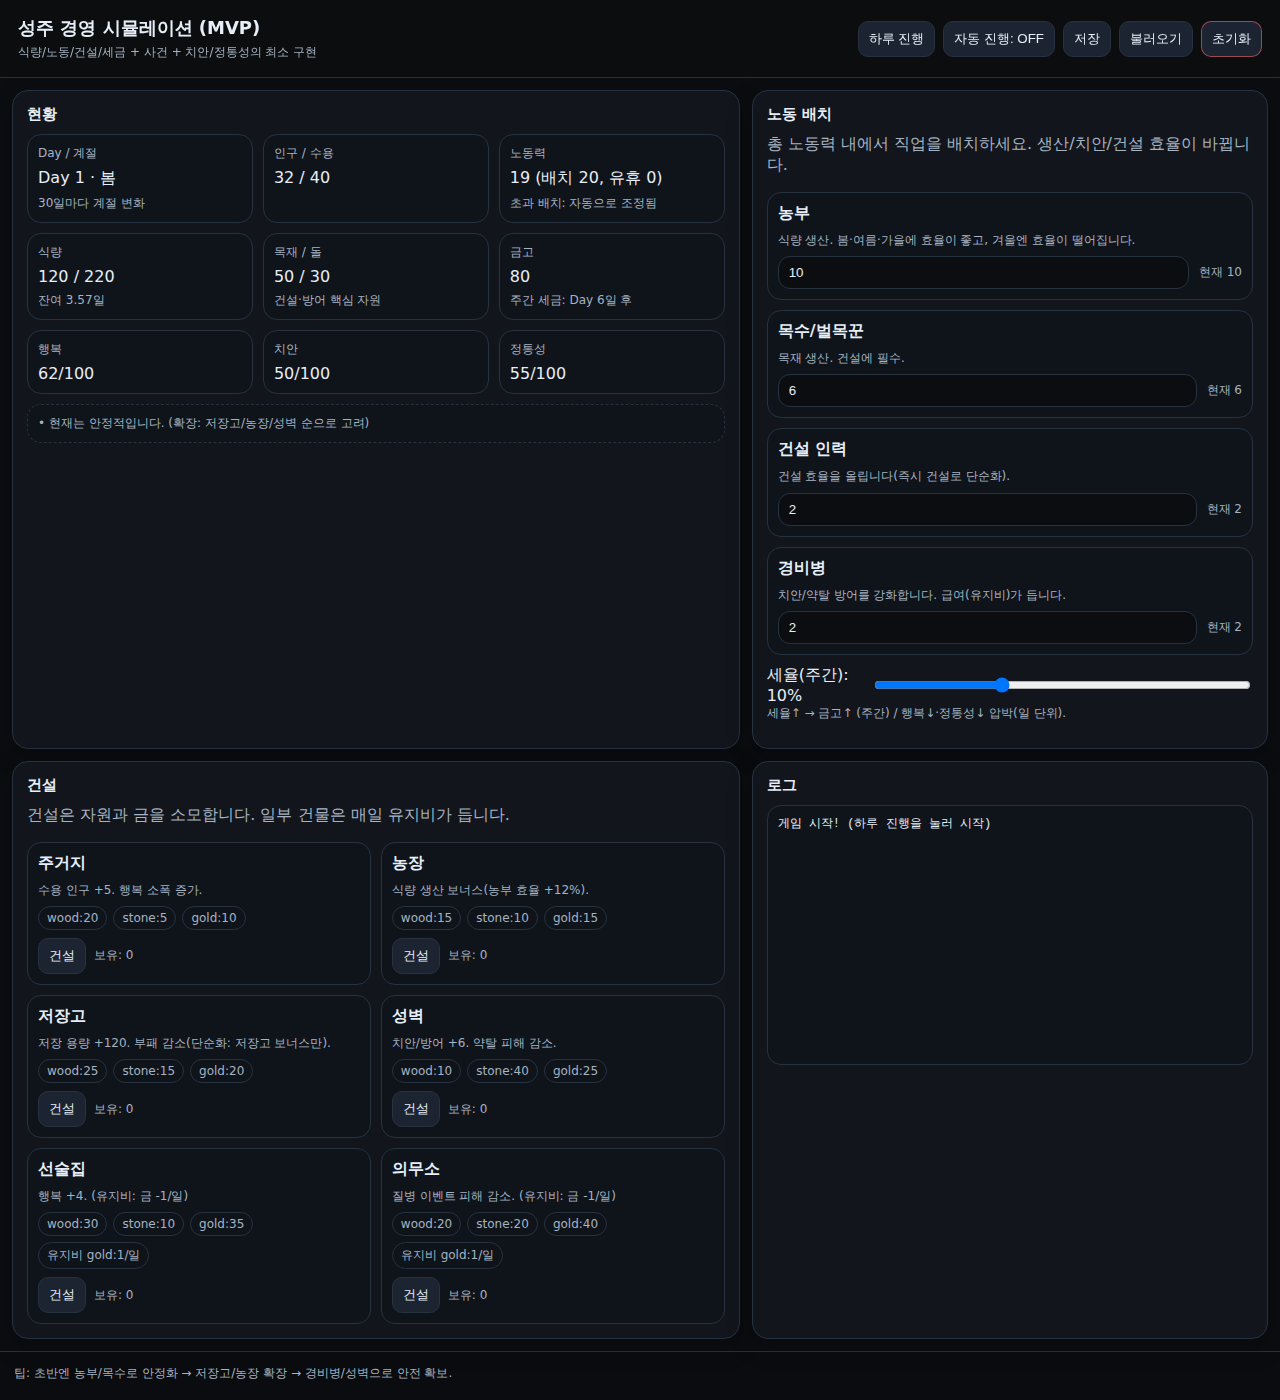
<file: index.html>
<!doctype html>
<html lang="ko">
<head>
  <meta charset="utf-8" />
  <meta name="viewport" content="width=device-width, initial-scale=1" />
  <title>성주 경영 시뮬레이션 MVP</title>
  <link rel="stylesheet" href="./style.css" />
</head>
<body>
  <header class="topbar">
    <div class="title">
      <h1>성주 경영 시뮬레이션 (MVP)</h1>
      <p class="subtitle">식량/노동/건설/세금 + 사건 + 치안/정통성의 최소 구현</p>
    </div>
    <div class="controls">
      <button id="btnTick">하루 진행</button>
      <button id="btnAuto">자동 진행: OFF</button>
      <button id="btnSave">저장</button>
      <button id="btnLoad">불러오기</button>
      <button id="btnReset" class="danger">초기화</button>
    </div>
  </header>

  <main class="layout">
    <section class="card span-7">
      <h2>현황</h2>
      <div class="grid stats" id="stats"></div>
      <div class="hint" id="hints"></div>
    </section>

    <section class="card span-5">
      <h2>노동 배치</h2>
      <p class="muted">총 노동력 내에서 직업을 배치하세요. 생산/치안/건설 효율이 바뀝니다.</p>
      <div class="grid" id="jobs"></div>

      <div class="row">
        <label>세율(주간): <span id="taxLabel"></span></label>
        <input id="taxRate" type="range" min="0" max="30" step="1" />
      </div>
      <p class="muted small">세율↑ → 금고↑ (주간) / 행복↓·정통성↓ 압박(일 단위).</p>
    </section>

    <section class="card span-7">
      <h2>건설</h2>
      <p class="muted">건설은 자원과 금을 소모합니다. 일부 건물은 매일 유지비가 듭니다.</p>
      <div class="grid buildings" id="buildings"></div>
    </section>

    <section class="card span-5">
      <h2>로그</h2>
      <div id="log" class="log"></div>
    </section>
  </main>

  <div id="modal" class="modal hidden" role="dialog" aria-modal="true">
    <div class="modal-inner">
      <h3 id="modalTitle"></h3>
      <p id="modalBody"></p>
      <div id="modalChoices" class="choices"></div>
    </div>
  </div>

  <footer class="footer">
    <span class="muted small">팁: 초반엔 농부/목수로 안정화 → 저장고/농장 확장 → 경비병/성벽으로 안전 확보.</span>
  </footer>

  <script src="./game.js"></script>
</body>
</html>
</file>
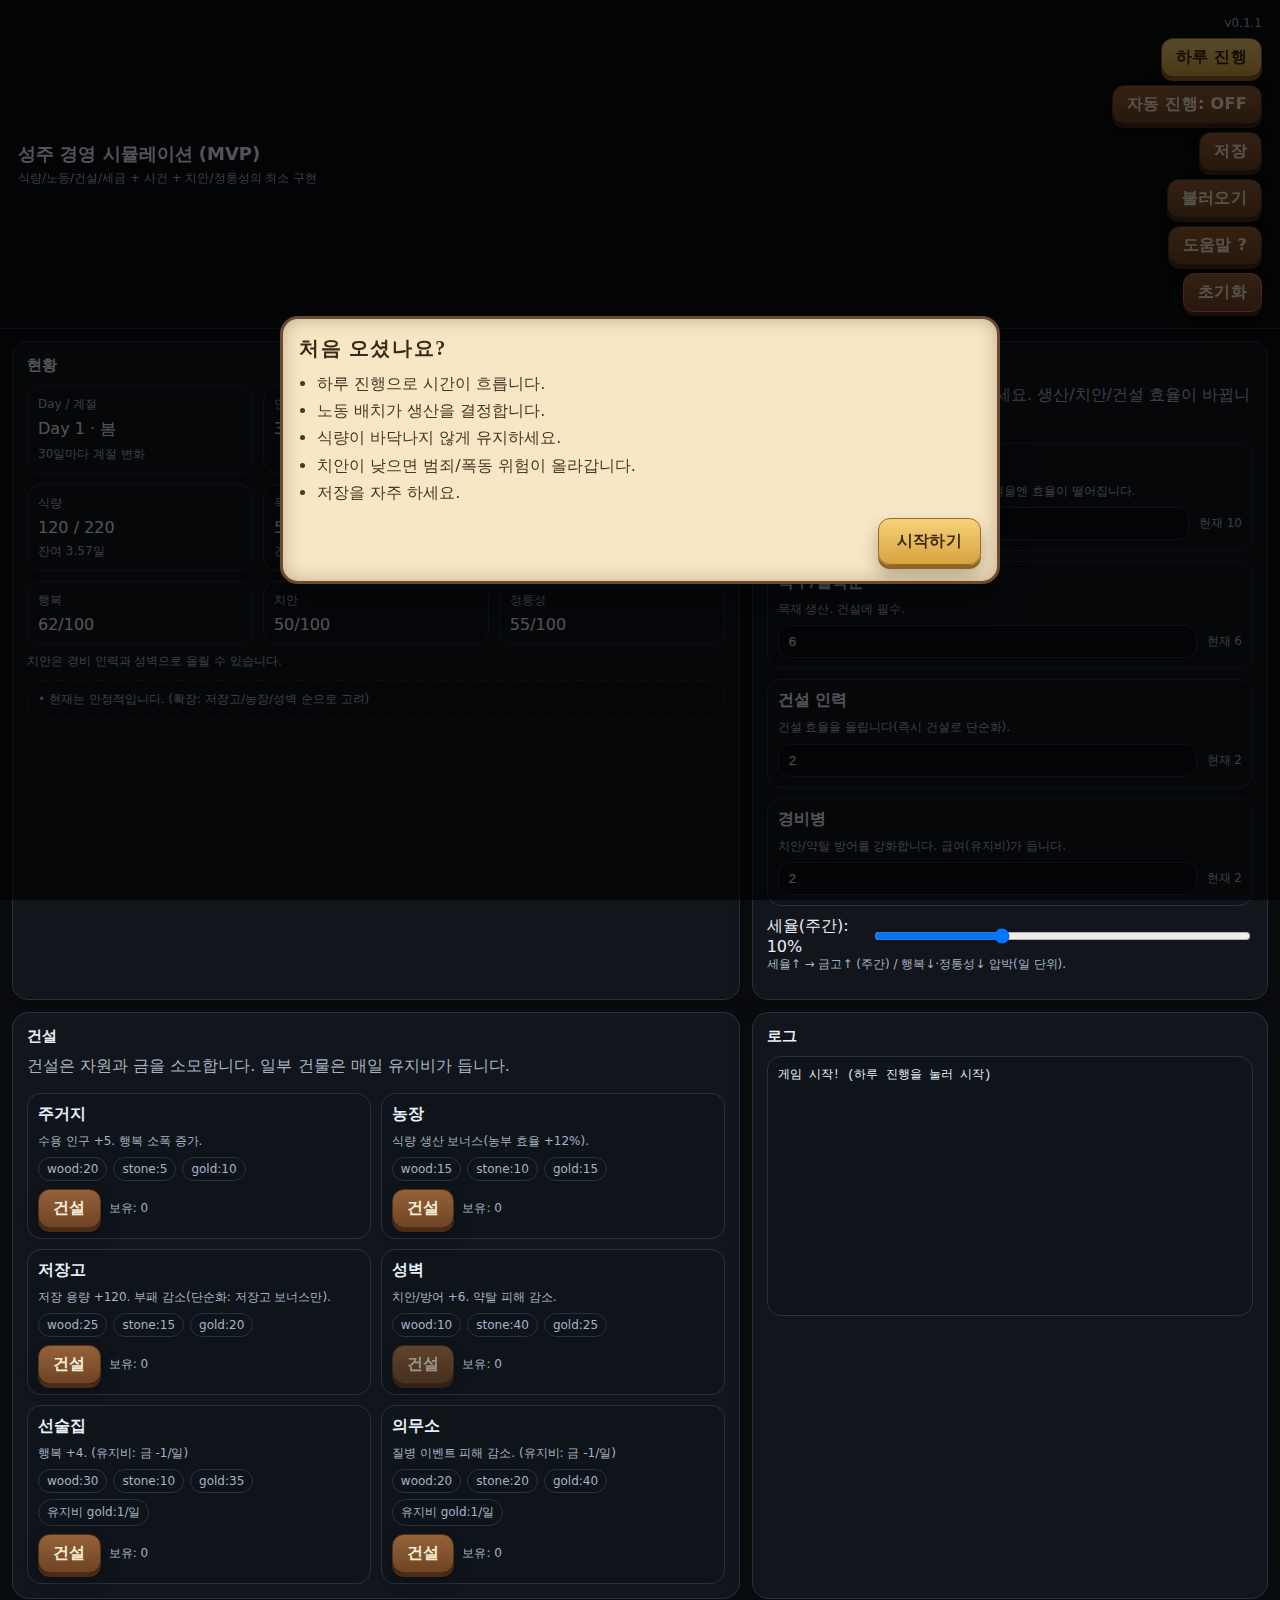
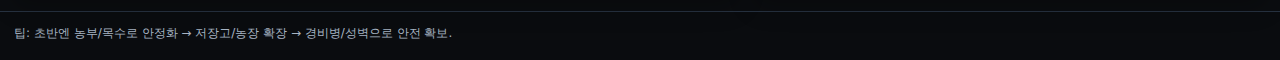
<file: docs/index.html>
<!doctype html>
<html lang="ko">
<head>
  <meta charset="utf-8" />
  <meta name="viewport" content="width=device-width, initial-scale=1" />
  <title>성주 경영 시뮬레이션 MVP</title>
  <link rel="stylesheet" href="./style.css" />
</head>
<body>
  <header class="topbar">
    <div class="title">
      <h1>성주 경영 시뮬레이션 (MVP)</h1>
      <p class="subtitle">식량/노동/건설/세금 + 사건 + 치안/정통성의 최소 구현</p>
    </div>
    <div class="topbar-right">
      <div class="version">v0.1.1</div>
      <div class="controls">
        <button id="btnTick" class="btn btn-primary">하루 진행</button>
        <button id="btnAuto" class="btn btn-secondary">자동 진행: OFF</button>
        <button id="btnSave" class="btn btn-secondary">저장</button>
        <button id="btnLoad" class="btn btn-secondary">불러오기</button>
        <button id="btnHelp" class="btn btn-secondary">도움말 ?</button>
        <button id="btnReset" class="btn btn-secondary danger">초기화</button>
      </div>
    </div>
  </header>

  <main class="layout">
    <section class="card span-7">
      <h2>현황</h2>
      <div class="grid stats" id="stats"></div>
      <div class="security-alert muted" id="securityAlert"></div>
      <div class="security-help muted small">치안은 경비 인력과 성벽으로 올릴 수 있습니다.</div>
      <div class="hint" id="hints"></div>
    </section>

    <section class="card span-5">
      <h2>노동 배치</h2>
      <p class="muted">총 노동력 내에서 직업을 배치하세요. 생산/치안/건설 효율이 바뀝니다.</p>
      <div class="grid" id="jobs"></div>

      <div class="row">
        <label>세율(주간): <span id="taxLabel"></span></label>
        <input id="taxRate" type="range" min="0" max="30" step="1" />
      </div>
      <p class="muted small">세율↑ → 금고↑ (주간) / 행복↓·정통성↓ 압박(일 단위).</p>
    </section>

    <section class="card span-7">
      <h2>건설</h2>
      <p class="muted">건설은 자원과 금을 소모합니다. 일부 건물은 매일 유지비가 듭니다.</p>
      <div class="grid buildings" id="buildings"></div>
    </section>

    <section class="card span-5">
      <h2>로그</h2>
      <div id="log" class="log"></div>
    </section>
  </main>

  <div id="modal" class="modal hidden" role="dialog" aria-modal="true">
    <div class="modal-inner">
      <h3 id="modalTitle"></h3>
      <p id="modalBody"></p>
      <div id="modalChoices" class="choices"></div>
    </div>
  </div>

  <div id="helpModal" class="modal modal--parchment hidden" role="dialog" aria-modal="true" aria-labelledby="helpTitle">
    <div class="modal-inner">
      <h3 id="helpTitle">도움말 / How to Play</h3>
      <div class="modal-body help-content">
        <p class="help-title">도움말 / How to Play</p>
        <div class="help-section">
          <p class="help-heading">A. 30초 요약</p>
          <ul>
            <li>당신은 성주입니다. 식량·노동·건설·세금을 운영해 마을을 성장시키세요.</li>
            <li>매일(하루 진행) 자원이 변하고 사건이 발생할 수 있습니다.</li>
            <li>치안이 낮으면 범죄, 더 나쁘면 폭동으로 이어질 수 있어요.</li>
          </ul>
        </div>
        <div class="help-section">
          <p class="help-heading">B. 기본 조작</p>
          <ul>
            <li>하루 진행: 하루를 넘깁니다(자원 생산/소비, 상태 변화, 사건 체크).</li>
            <li>자동 진행: 일정 간격으로 하루 진행을 자동 반복합니다.</li>
            <li>저장/불러오기: 현재 상태를 브라우저에 저장/복구합니다.</li>
            <li>초기화: 새 게임 시작(저장과 별개일 수 있으니 문구로 경고 추천).</li>
          </ul>
        </div>
        <div class="help-section">
          <p class="help-heading">C. 핵심 지표 설명</p>
          <ul>
            <li>노동력: 일할 수 있는 사람 수. 각 작업(농부/벌목/건설/경비)에 배치.</li>
            <li>식량: 매일 소비됩니다. 0에 가까워지면 행복/인구에 악영향.</li>
            <li>목재/돌: 건설 재료. 성벽·주거·시설 건설에 필요.</li>
            <li>금고(골드): 세금/거래/선택지 비용에 사용.</li>
            <li>행복: 낮으면 생산/안정에 악영향, 폭동 위험도 증가.</li>
            <li>치안: 낮으면 범죄가 늘고, 매우 낮으면 폭동 위험. 경비 인력과 성벽으로 올릴 수 있음.</li>
            <li>정통성: 통치에 대한 신뢰. 낮으면 사건에서 불리한 결과가 나기 쉬움.</li>
          </ul>
        </div>
        <div class="help-section">
          <p class="help-heading">D. 노동 배치 팁</p>
          <ul>
            <li>농부: 식량 기반. 초반에 최소한 확보.</li>
            <li>경비: 치안 유지. 경비가 너무 적으면 범죄가 자주 발생할 수 있음.</li>
            <li>건설: 건물을 빨리 올리고 싶을 때 집중 배치.</li>
            <li>벌목: 목재 수급이 막히면 중장기 확장 불가.</li>
          </ul>
        </div>
        <div class="help-section">
          <p class="help-heading">E. 건설 우선순위(초보 추천 루트)</p>
          <ul>
            <li>1) 농장/식량 관련(식량 적자 방지)</li>
            <li>2) 주거(인구/노동 확장 기반)</li>
            <li>3) 저장고(최대 보유량 증가)</li>
            <li>4) 성벽/치안 시설(범죄/폭동 억제)</li>
            <li>5) 선술집/의무소(행복/재난 완화)</li>
          </ul>
        </div>
        <div class="help-section">
          <p class="help-heading">F. 세금과 사건</p>
          <ul>
            <li>세금↑: 금은 늘지만 행복/정통성에 부담이 될 수 있습니다.</li>
            <li>사건(약탈/가뭄/상단/전염병 등)은 선택에 따라 자원/지표가 변합니다.</li>
            <li>장기적으로는 안정(치안/행복/정통성)이 곧 성장의 연료입니다.</li>
          </ul>
        </div>
        <div class="help-section">
          <p class="help-heading">G. 치안→범죄→폭동(중요)</p>
          <ul>
            <li>치안이 낮으면 범죄 확률 상승: 금 손실 + (행복/정통성) 손실이 발생할 수 있습니다.</li>
            <li>치안/행복이 매우 낮은 상태가 누적되면 폭동 위험:
              <ul>
                <li>강경 진압(치안↑, 정통성↓, 인구↓ 가능)</li>
                <li>구휼/보상(금/식량↓, 행복↑, 정통성↑)</li>
                <li>방치(즉시 비용 없음, 대신 이후 위험↑)</li>
              </ul>
            </li>
          </ul>
        </div>
        <div class="help-section">
          <p class="help-heading">H. 저장 관련 안내</p>
          <ul>
            <li>저장은 각자 기기/브라우저에 개별 저장됩니다(서로 공유되지 않음).</li>
            <li>다른 기기에서 이어하려면 별도 기능이 필요합니다(추후 업데이트).</li>
          </ul>
        </div>
      </div>
      <div class="modal-actions">
        <button id="helpClose" class="btn btn-secondary btn-large">닫기</button>
      </div>
    </div>
  </div>

  <div id="tutorialModal" class="modal modal--parchment hidden" role="dialog" aria-modal="true" aria-labelledby="tutorialTitle">
    <div class="modal-inner">
      <h3 id="tutorialTitle">처음 오셨나요?</h3>
      <div class="modal-body tutorial-content">
        <ul>
          <li>하루 진행으로 시간이 흐릅니다.</li>
          <li>노동 배치가 생산을 결정합니다.</li>
          <li>식량이 바닥나지 않게 유지하세요.</li>
          <li>치안이 낮으면 범죄/폭동 위험이 올라갑니다.</li>
          <li>저장을 자주 하세요.</li>
        </ul>
      </div>
      <div class="modal-actions">
        <button id="tutorialStart" class="btn btn-primary btn-large">시작하기</button>
      </div>
    </div>
  </div>

  <footer class="footer">
    <span class="muted small">팁: 초반엔 농부/목수로 안정화 → 저장고/농장 확장 → 경비병/성벽으로 안전 확보.</span>
  </footer>

  <script src="./game.js"></script>
</body>
</html>
</file>
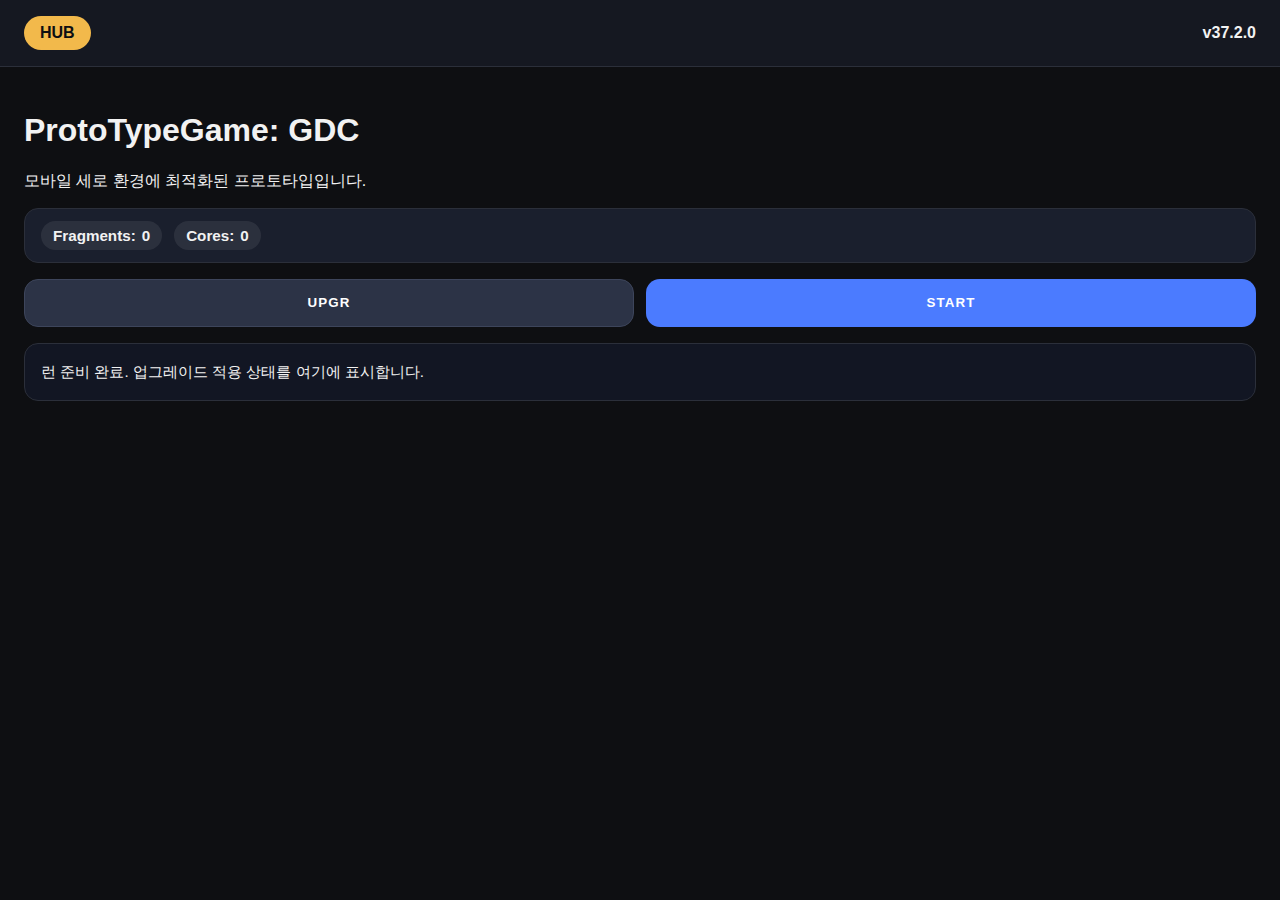
<file: docs/gdc/index.html>
<!doctype html>
<html lang="ko">
<head>
  <meta charset="utf-8" />
  <meta name="viewport" content="width=device-width, initial-scale=1" />
  <title>GDC ProtoTypeGame</title>
  <style>
    body {
      font-family: "Noto Sans KR", sans-serif;
      margin: 0;
      background: #0e0f12;
      color: #f2f2f2;
    }

    .topbar {
      display: flex;
      justify-content: space-between;
      align-items: center;
      padding: 16px 24px;
      background: #151821;
      border-bottom: 1px solid #2b2f3a;
    }

    .hub {
      color: #0e0f12;
      background: #f2b94b;
      padding: 8px 16px;
      border-radius: 999px;
      text-decoration: none;
      font-weight: 700;
    }

    .version {
      font-weight: 600;
    }

    .content {
      padding: 24px;
    }

    .lobby {
      display: flex;
      flex-direction: column;
      gap: 16px;
      margin-top: 16px;
    }

    .resource-bar {
      display: flex;
      flex-wrap: wrap;
      gap: 12px;
      padding: 12px 16px;
      background: #1a1f2d;
      border-radius: 14px;
      border: 1px solid #2b2f3a;
    }

    .resource-pill {
      display: inline-flex;
      align-items: center;
      gap: 6px;
      padding: 6px 12px;
      border-radius: 999px;
      background: rgba(255, 255, 255, 0.08);
      font-weight: 600;
      font-size: 0.95rem;
    }

    .lobby-actions {
      display: grid;
      grid-template-columns: repeat(auto-fit, minmax(140px, 1fr));
      gap: 12px;
    }

    .action-btn {
      min-height: 48px;
      padding: 12px 18px;
      border-radius: 14px;
      border: none;
      background: #4b7bff;
      color: #fff;
      font-weight: 700;
      letter-spacing: 0.08em;
      cursor: pointer;
    }

    .action-btn.secondary {
      background: #2c3346;
      border: 1px solid #3d455b;
    }

    .action-btn:disabled {
      opacity: 0.55;
      cursor: not-allowed;
    }

    .run-stats {
      padding: 16px;
      border-radius: 14px;
      background: #121623;
      border: 1px solid #2b2f3a;
      font-size: 0.95rem;
      line-height: 1.6;
    }

    .dev-panel {
      margin-top: 16px;
      padding: 16px;
      border-radius: 14px;
      border: 1px dashed #3d455b;
      background: rgba(26, 33, 51, 0.7);
      display: flex;
      flex-direction: column;
      gap: 12px;
    }

    .dev-panel.hidden {
      display: none;
    }

    .dev-actions {
      display: grid;
      grid-template-columns: repeat(auto-fit, minmax(140px, 1fr));
      gap: 12px;
    }

    .dev-btn {
      min-height: 48px;
      border-radius: 14px;
      border: 1px solid #3d455b;
      background: #2c3346;
      color: #fff;
      font-weight: 700;
      letter-spacing: 0.06em;
      cursor: pointer;
      pointer-events: auto;
    }

    .modal-overlay {
      position: fixed;
      inset: 0;
      z-index: 1100;
      display: flex;
      align-items: center;
      justify-content: center;
      padding: 16px;
    }

    .modal-overlay.hidden {
      display: none;
    }

    .modal-backdrop {
      position: absolute;
      inset: 0;
      background: rgba(7, 9, 14, 0.75);
    }

    .modal-card {
      position: relative;
      width: min(560px, 100%);
      max-height: 85vh;
      background: #141824;
      border-radius: 18px;
      padding: 20px 18px calc(18px + env(safe-area-inset-bottom));
      border: 1px solid #2b2f3a;
      box-shadow: 0 20px 40px rgba(0, 0, 0, 0.4);
      display: flex;
      flex-direction: column;
      gap: 16px;
      z-index: 1;
    }

    .modal-header {
      display: flex;
      justify-content: space-between;
      align-items: center;
      gap: 12px;
    }

    .modal-title {
      font-size: 1.2rem;
      letter-spacing: 0.14em;
      font-weight: 800;
    }

    .close-btn {
      min-width: 44px;
      min-height: 44px;
      border-radius: 12px;
      border: none;
      background: rgba(255, 255, 255, 0.08);
      color: #fff;
      font-size: 1.2rem;
      font-weight: 700;
      cursor: pointer;
    }

    .modal-body {
      overflow: hidden;
      display: flex;
      flex-direction: column;
      gap: 12px;
    }

    .modal-scroll {
      overflow-y: auto;
      padding-right: 6px;
      max-height: 60vh;
      display: flex;
      flex-direction: column;
      gap: 12px;
    }

    #meta-upgrade-overlay .modal-card {
      max-height: 80vh;
    }

    #meta-upgrade-overlay .modal-scroll {
      max-height: 55vh;
    }

    .upgrade-item {
      display: grid;
      grid-template-columns: 1fr auto;
      gap: 12px;
      padding: 14px;
      border-radius: 14px;
      background: #1a2133;
      border: 1px solid #2b2f3a;
    }

    .upgrade-meta {
      display: flex;
      flex-direction: column;
      gap: 6px;
      font-size: 0.92rem;
    }

    .upgrade-name {
      font-weight: 700;
      font-size: 1rem;
    }

    .upgrade-cost {
      color: #b0bbd8;
      font-size: 0.85rem;
    }

    .upgrade-action {
      display: flex;
      flex-direction: column;
      align-items: flex-end;
      gap: 6px;
    }

    .upgrade-btn {
      min-height: 44px;
      padding: 8px 14px;
      border-radius: 12px;
      border: none;
      background: #38d99f;
      color: #091018;
      font-weight: 800;
      cursor: pointer;
    }

    .upgrade-btn:disabled {
      background: #3a4050;
      color: #c4c8d6;
      cursor: not-allowed;
    }

    .upgrade-reason {
      font-size: 0.8rem;
      color: #ff7a7a;
    }

    .selection-overlay .modal-card {
      max-height: 80vh;
    }

    .selection-list {
      display: grid;
      grid-template-columns: 1fr;
      gap: 10px;
    }

    .selection-card {
      padding: 12px 14px;
      border-radius: 12px;
      background: rgba(255, 255, 255, 0.06);
      border: 1px solid #2b2f3a;
    }

    .reroll-btn {
      min-height: 44px;
      padding: 10px 16px;
      border-radius: 12px;
      border: 1px solid #3d455b;
      background: #2c3346;
      color: #fff;
      font-weight: 700;
      cursor: pointer;
    }

    .reroll-btn:disabled {
      opacity: 0.5;
      cursor: not-allowed;
    }

    .rotate-overlay {
      position: fixed;
      inset: 0;
      background: rgba(0, 0, 0, 0.85);
      display: flex;
      align-items: center;
      justify-content: center;
      text-align: center;
      z-index: 1000;
    }

    .rotate-overlay.hidden {
      display: none;
    }

    .rotate-card {
      background: #1b1f2b;
      border-radius: 16px;
      padding: 24px;
      max-width: 320px;
      box-shadow: 0 10px 30px rgba(0, 0, 0, 0.3);
    }

    #rotate-overlay .rotate-continue-btn {
      margin-top: 18px;
      min-height: 44px;
      padding: 12px 18px;
      border-radius: 14px;
      border: 1px solid rgba(0, 255, 255, 0.25);
      background: rgba(0, 0, 0, 0.35);
      color: rgba(200, 255, 255, 0.92);
      font-weight: 800;
      letter-spacing: 0.08em;
      backdrop-filter: blur(10px);
      cursor: pointer;
    }

    #rotate-overlay .rotate-continue-btn:active {
      transform: scale(0.98);
      filter: brightness(1.08);
    }
  </style>
</head>
<body>
  <header class="topbar">
    <a class="hub" href="../">HUB</a>
    <div class="version" id="version">v37.2.0</div>
  </header>

  <main class="content">
    <h1>ProtoTypeGame: GDC</h1>
    <p>모바일 세로 환경에 최적화된 프로토타입입니다.</p>

    <section class="lobby">
      <div class="resource-bar" aria-live="polite">
        <div class="resource-pill">Fragments: <span id="lobby-fragments">0</span></div>
        <div class="resource-pill">Cores: <span id="lobby-cores">0</span></div>
      </div>

      <div class="lobby-actions">
        <button class="action-btn secondary" id="btn-upgr" type="button">UPGR</button>
        <button class="action-btn" id="start-run" type="button">START</button>
      </div>

      <div class="run-stats" id="run-stats">
        런 준비 완료. 업그레이드 적용 상태를 여기에 표시합니다.
      </div>

      <section class="dev-panel hidden" id="dev-panel" aria-label="Developer panel">
        <strong>DEV PANEL</strong>
        <div class="dev-actions">
          <button class="dev-btn" id="dev-god-btn" type="button">GOD MODE</button>
          <button class="dev-btn" id="dev-test-btn" type="button">TEST STAGE</button>
        </div>
      </section>
    </section>
  </main>

  <div id="upgrade-overlay" class="modal-overlay hidden" role="dialog" aria-modal="true" aria-labelledby="upgrade-title">
    <div id="upgrade-backdrop" class="modal-backdrop" aria-hidden="true"></div>
    <div class="modal-card">
      <div class="modal-header">
        <div class="modal-title" id="upgrade-title">UPGRADES</div>
        <button id="upgrade-close" class="close-btn" type="button" aria-label="Close upgrades">×</button>
      </div>
      <div class="modal-body">
        <div class="resource-bar">
          <div class="resource-pill">Fragments: <span id="upgrade-fragments">0</span></div>
          <div class="resource-pill">Cores: <span id="upgrade-cores">0</span></div>
        </div>
        <div class="modal-scroll" id="upgrade-list"></div>
      </div>
    </div>
  </div>

  <div id="meta-upgrade-overlay" class="modal-overlay hidden" role="dialog" aria-modal="true" aria-labelledby="meta-upgrade-title">
    <div id="meta-upgrade-backdrop" class="modal-backdrop" aria-hidden="true"></div>
    <div class="modal-card">
      <div class="modal-header">
        <div class="modal-title" id="meta-upgrade-title">META UPGRADES</div>
        <button id="meta-upgrade-close" class="close-btn" type="button" aria-label="Close meta upgrades">×</button>
      </div>
      <div class="modal-body">
        <div class="resource-bar">
          <div class="resource-pill">Fragments: <span id="meta-upgrade-fragments">0</span></div>
          <div class="resource-pill">Cores: <span id="meta-upgrade-cores">0</span></div>
        </div>
        <div class="modal-scroll" id="meta-upgrade-list"></div>
      </div>
    </div>
  </div>

  <div id="selection-overlay" class="modal-overlay hidden selection-overlay" role="dialog" aria-modal="true" aria-labelledby="selection-title">
    <div class="modal-backdrop" id="selection-backdrop" aria-hidden="true"></div>
    <div class="modal-card">
      <div class="modal-header">
        <div class="modal-title" id="selection-title">START CHOICES</div>
        <button id="selection-close" class="close-btn" type="button" aria-label="Close selection">×</button>
      </div>
      <div class="modal-body">
        <div class="selection-list" id="selection-list"></div>
        <button class="reroll-btn" id="selection-reroll" type="button">REROLL (0)</button>
      </div>
    </div>
  </div>

  <div id="rotate-overlay" class="rotate-overlay hidden" aria-live="polite">
    <div class="rotate-card">
      <h2>세로 모드 권장</h2>
      <p>게임화면에 맞게<br />세로로 창을 조절해 주세요</p>
      <button id="rotate-continue" class="rotate-continue-btn" type="button" aria-label="Continue in landscape">
        계속 진행
      </button>
    </div>
  </div>

  <div id="test-config-overlay" class="modal-overlay hidden" role="dialog" aria-modal="true" aria-labelledby="test-config-title">
    <div class="modal-backdrop" id="test-config-backdrop" aria-hidden="true"></div>
    <div class="modal-card">
      <div class="modal-header">
        <div class="modal-title" id="test-config-title">TEST CONFIG</div>
        <button id="test-config-close" class="close-btn" type="button" aria-label="Close test config">×</button>
      </div>
      <div class="modal-body">
        <div class="modal-scroll">
          <p>테스트 스테이지 설정 화면입니다.</p>
          <p>테스트 모드에서 사용할 옵션을 선택하세요.</p>
        </div>
      </div>
    </div>
  </div>

  <script src="./src/version.js"></script>
  <script src="./src/storage.js"></script>
  <script src="./src/main.js"></script>
</body>
</html>
</file>
<file: style.css>
/* Minimal, clean UI */
:root {
  --bg: #0b0d10;
  --card: #12161c;
  --text: #e7eef7;
  --muted: #a6b3c2;
  --border: #273241;
  --good: #39d98a;
  --warn: #f6c177;
  --bad: #ff6b6b;
}

* { box-sizing: border-box; }
body {
  margin: 0;
  font-family: ui-sans-serif, system-ui, -apple-system, Segoe UI, Roboto, Helvetica, Arial, "Apple SD Gothic Neo", "Noto Sans KR", sans-serif;
  background: var(--bg);
  color: var(--text);
}

.topbar {
  display: flex;
  gap: 12px;
  align-items: center;
  justify-content: space-between;
  padding: 16px 18px;
  border-bottom: 1px solid var(--border);
  position: sticky;
  top: 0;
  background: rgba(11, 13, 16, 0.9);
  backdrop-filter: blur(10px);
}

.title h1 { margin: 0; font-size: 18px; }
.subtitle { margin: 4px 0 0; color: var(--muted); font-size: 12px; }

.controls { display: flex; gap: 8px; flex-wrap: wrap; }
button {
  background: #1b2430;
  border: 1px solid var(--border);
  color: var(--text);
  padding: 8px 10px;
  border-radius: 10px;
  cursor: pointer;
}
button:hover { filter: brightness(1.08); }
button.danger { border-color: rgba(255, 107, 107, 0.55); }

.layout {
  display: grid;
  grid-template-columns: repeat(12, 1fr);
  gap: 12px;
  padding: 12px;
}

.card {
  background: var(--card);
  border: 1px solid var(--border);
  border-radius: 16px;
  padding: 14px;
  box-shadow: 0 8px 24px rgba(0,0,0,0.25);
}

.span-7 { grid-column: span 7; }
.span-5 { grid-column: span 5; }

@media (max-width: 980px) {
  .span-7, .span-5 { grid-column: 1 / -1; }
}

.card h2 { margin: 0 0 10px; font-size: 15px; }
.muted { color: var(--muted); margin-top: 0; }
.small { font-size: 12px; }

.grid { display: grid; gap: 10px; }
.stats { grid-template-columns: repeat(3, 1fr); }
@media (max-width: 720px) { .stats { grid-template-columns: repeat(2, 1fr); } }
@media (max-width: 520px) { .stats { grid-template-columns: 1fr; } }

.row { display: flex; gap: 10px; align-items: center; margin-top: 10px; }
.row input[type="range"] { width: 100%; }

.kv {
  border: 1px solid var(--border);
  border-radius: 14px;
  padding: 10px;
  background: #0f141b;
}
.kv .k { color: var(--muted); font-size: 12px; }
.kv .v { font-size: 16px; margin-top: 6px; }
.kv .sub { margin-top: 6px; color: var(--muted); font-size: 12px; }

.pill {
  display: inline-flex;
  align-items: center;
  gap: 6px;
  padding: 4px 8px;
  border-radius: 999px;
  border: 1px solid var(--border);
  background: #0f141b;
  color: var(--muted);
  font-size: 12px;
}

.buildings { grid-template-columns: repeat(2, 1fr); }
@media (max-width: 720px) { .buildings { grid-template-columns: 1fr; } }

.build-item, .job-item {
  border: 1px solid var(--border);
  border-radius: 14px;
  padding: 10px;
  display: grid;
  gap: 8px;
  background: #0f141b;
}
.build-item .name, .job-item .name { font-weight: 700; }
.build-item .desc, .job-item .desc { color: var(--muted); font-size: 12px; line-height: 1.35; }
.build-item .cost { display: flex; flex-wrap: wrap; gap: 6px; }
.build-item .actions { display: flex; gap: 8px; flex-wrap: wrap; align-items: center; }
.build-item .count { color: var(--muted); font-size: 12px; }

.job-item input[type="number"] {
  width: 100%;
  padding: 8px 10px;
  border-radius: 12px;
  border: 1px solid var(--border);
  background: #0b0d10;
  color: var(--text);
}
.job-item .row2 { display: grid; grid-template-columns: 1fr auto; gap: 10px; align-items: center; }
.job-item .badge { font-size: 12px; color: var(--muted); }

.hint {
  margin-top: 10px;
  padding: 10px;
  border-radius: 14px;
  border: 1px dashed var(--border);
  color: var(--muted);
  background: #0f141b;
  font-size: 12px;
  line-height: 1.45;
}

.log {
  height: 260px;
  overflow: auto;
  border: 1px solid var(--border);
  border-radius: 14px;
  padding: 10px;
  background: #0f141b;
  font-family: ui-monospace, SFMono-Regular, Menlo, Monaco, Consolas, "Liberation Mono", "Courier New", monospace;
  font-size: 12px;
  line-height: 1.45;
  white-space: pre-wrap;
}

.footer {
  padding: 10px 14px 18px;
  border-top: 1px solid var(--border);
  background: rgba(11, 13, 16, 0.65);
}

.modal {
  position: fixed;
  inset: 0;
  display: grid;
  place-items: center;
  background: rgba(0,0,0,0.65);
  padding: 18px;
}
.hidden { display: none !important; }
.modal-inner {
  width: min(720px, 100%);
  background: var(--card);
  border: 1px solid var(--border);
  border-radius: 18px;
  padding: 16px;
  box-shadow: 0 10px 30px rgba(0,0,0,0.35);
}
.modal-inner h3 { margin: 0 0 8px; font-size: 16px; }
.modal-inner p { margin: 0 0 12px; color: var(--muted); line-height: 1.5; }
.choices { display: flex; flex-wrap: wrap; gap: 8px; }
.choices button { border-radius: 12px; }
</file>
<file: docs/style.css>
/* Minimal, clean UI */
:root {
  --bg: #0b0d10;
  --card: #12161c;
  --text: #e7eef7;
  --muted: #a6b3c2;
  --border: #273241;
  --good: #39d98a;
  --warn: #f6c177;
  --bad: #ff6b6b;
}

* { box-sizing: border-box; }
body {
  margin: 0;
  font-family: ui-sans-serif, system-ui, -apple-system, Segoe UI, Roboto, Helvetica, Arial, "Apple SD Gothic Neo", "Noto Sans KR", sans-serif;
  background: var(--bg);
  color: var(--text);
}

.topbar {
  display: flex;
  gap: 12px;
  align-items: center;
  justify-content: space-between;
  padding: 16px 18px;
  border-bottom: 1px solid var(--border);
  position: sticky;
  top: 0;
  background: rgba(11, 13, 16, 0.9);
  backdrop-filter: blur(10px);
  flex-wrap: wrap;
}

.title h1 { margin: 0; font-size: 18px; }
.subtitle { margin: 4px 0 0; color: var(--muted); font-size: 12px; }
.topbar-right {
  display: flex;
  flex-direction: column;
  align-items: flex-end;
  gap: 8px;
}
.version {
  font-size: 12px;
  color: var(--muted);
}

.statusbar {
  display: flex;
  gap: 8px;
  flex-wrap: wrap;
  align-items: center;
  justify-content: center;
  padding: 6px 10px;
  border-radius: 999px;
  border: 1px solid var(--border);
  background: rgba(15, 20, 27, 0.7);
}

.controls {
  display: flex;
  flex-direction: column;
  gap: 8px;
  align-items: flex-end;
}
.controls-row {
  display: flex;
  gap: 8px;
  flex-wrap: wrap;
}
button {
  font: inherit;
  border: none;
  background: none;
  color: inherit;
  cursor: pointer;
}
button:disabled {
  cursor: not-allowed;
  opacity: 0.6;
}
.btn {
  background: linear-gradient(180deg, #8a6038 0%, #6f4524 100%);
  border: 1px solid #53331b;
  color: #f7edd7;
  padding: 8px 14px;
  border-radius: 12px;
  font-weight: 600;
  letter-spacing: 0.02em;
  box-shadow: 0 4px 0 #4a2b16, 0 8px 16px rgba(0, 0, 0, 0.3);
  transition: transform 160ms ease, box-shadow 160ms ease, filter 160ms ease;
}
.btn-primary {
  background: linear-gradient(180deg, #f5d27a 0%, #d8a33f 100%);
  border-color: #9a6b22;
  color: #3f2a10;
  box-shadow: 0 4px 0 #8f6523, 0 10px 18px rgba(0, 0, 0, 0.28);
}
.btn-secondary {
  background: linear-gradient(180deg, #946239 0%, #6f4424 100%);
  border-color: #53331b;
  color: #f7edd7;
}
.btn:hover { filter: brightness(1.05); }
.btn:active {
  transform: translateY(2px);
  box-shadow: 0 2px 0 #4a2b16, 0 4px 10px rgba(0, 0, 0, 0.28);
}
.btn-primary:active {
  box-shadow: 0 2px 0 #8f6523, 0 4px 10px rgba(0, 0, 0, 0.24);
}
.btn.danger { border-color: rgba(255, 107, 107, 0.7); }
.btn-small {
  padding: 6px 10px;
  font-size: 12px;
  box-shadow: 0 3px 0 #4a2b16, 0 6px 12px rgba(0, 0, 0, 0.3);
}
.btn-large {
  padding: 12px 18px;
  font-size: 16px;
}

.layout {
  display: grid;
  grid-template-columns: repeat(12, 1fr);
  gap: 12px;
  padding: 12px;
}

.card {
  background: var(--card);
  border: 1px solid var(--border);
  border-radius: 16px;
  padding: 14px;
  box-shadow: 0 8px 24px rgba(0,0,0,0.25);
}

.span-7 { grid-column: span 7; }
.span-5 { grid-column: span 5; }

@media (max-width: 980px) {
  .span-7, .span-5 { grid-column: 1 / -1; }
}

.card h2 { margin: 0 0 10px; font-size: 15px; }
.muted { color: var(--muted); margin-top: 0; }
.small { font-size: 12px; }
.security-alert {
  margin-top: 8px;
  font-weight: 600;
}
.security-alert.warning { color: var(--warn); }
.security-alert.danger { color: var(--bad); }

.grid { display: grid; gap: 10px; }
.stats { grid-template-columns: repeat(3, 1fr); }
.stats.core { grid-template-columns: repeat(2, 1fr); }
@media (max-width: 720px) { .stats { grid-template-columns: repeat(2, 1fr); } }
@media (max-width: 720px) { .stats.core { grid-template-columns: 1fr 1fr; } }
@media (max-width: 520px) { .stats { grid-template-columns: 1fr; } }
@media (max-width: 520px) { .stats.core { grid-template-columns: 1fr; } }

.row { display: flex; gap: 10px; align-items: center; margin-top: 10px; }
.row input[type="range"] { width: 100%; }

.kv {
  border: 1px solid var(--border);
  border-radius: 14px;
  padding: 10px;
  background: #0f141b;
}
.kv .k { color: var(--muted); font-size: 12px; }
.kv .v { font-size: 16px; margin-top: 6px; }
.kv .sub { margin-top: 6px; color: var(--muted); font-size: 12px; }

.pill {
  display: inline-flex;
  align-items: center;
  gap: 6px;
  padding: 4px 8px;
  border-radius: 999px;
  border: 1px solid var(--border);
  background: #0f141b;
  color: var(--muted);
  font-size: 12px;
}
.pill.warning { color: var(--warn); border-color: rgba(246, 193, 119, 0.7); }
.pill.danger { color: var(--bad); border-color: rgba(255, 107, 107, 0.7); }

.buildings { grid-template-columns: repeat(2, 1fr); }
@media (max-width: 720px) { .buildings { grid-template-columns: 1fr; } }

.build-item, .job-item {
  border: 1px solid var(--border);
  border-radius: 14px;
  padding: 10px;
  display: grid;
  gap: 8px;
  background: #0f141b;
}
.build-item .name, .job-item .name { font-weight: 700; }
.build-item .desc, .job-item .desc { color: var(--muted); font-size: 12px; line-height: 1.35; }
.build-item .cost { display: flex; flex-wrap: wrap; gap: 6px; }
.build-item .actions { display: flex; gap: 8px; flex-wrap: wrap; align-items: center; }
.build-item .count { color: var(--muted); font-size: 12px; }

.job-item input[type="number"] {
  width: 100%;
  padding: 8px 10px;
  border-radius: 12px;
  border: 1px solid var(--border);
  background: #0b0d10;
  color: var(--text);
}
.job-item .row2 { display: grid; grid-template-columns: 1fr auto; gap: 10px; align-items: center; }
.job-item .badge { font-size: 12px; color: var(--muted); }

.hint {
  margin-top: 10px;
  padding: 10px;
  border-radius: 14px;
  border: 1px dashed var(--border);
  color: var(--muted);
  background: #0f141b;
  font-size: 12px;
  line-height: 1.45;
}

.next-action {
  margin-top: 10px;
  padding: 10px 12px;
  border-radius: 14px;
  border: 1px solid rgba(246, 193, 119, 0.5);
  background: rgba(246, 193, 119, 0.08);
  font-size: 12px;
  color: #f7edd7;
  font-weight: 600;
}
.next-action.muted {
  border-color: var(--border);
  background: #0f141b;
  color: var(--muted);
  font-weight: 500;
}

.accordion {
  margin-top: 10px;
  border: 1px solid var(--border);
  border-radius: 14px;
  padding: 8px 10px;
  background: #0f141b;
}
.accordion summary {
  cursor: pointer;
  font-weight: 600;
  color: var(--text);
  list-style: none;
}
.accordion summary::-webkit-details-marker {
  display: none;
}
.accordion[open] summary {
  margin-bottom: 10px;
}

.log {
  height: 260px;
  overflow: auto;
  border: 1px solid var(--border);
  border-radius: 14px;
  padding: 10px;
  background: #0f141b;
  font-family: ui-monospace, SFMono-Regular, Menlo, Monaco, Consolas, "Liberation Mono", "Courier New", monospace;
  font-size: 12px;
  line-height: 1.45;
  white-space: pre-wrap;
}

.footer {
  padding: 10px 14px 18px;
  border-top: 1px solid var(--border);
  background: rgba(11, 13, 16, 0.65);
}

.modal {
  position: fixed;
  inset: 0;
  display: grid;
  place-items: center;
  background: rgba(0,0,0,0.65);
  padding: 18px;
  opacity: 0;
}
.hidden { display: none !important; }
.modal-inner {
  width: min(720px, 100%);
  background: var(--card);
  border: 1px solid var(--border);
  border-radius: 18px;
  padding: 16px;
  box-shadow: 0 10px 30px rgba(0,0,0,0.35);
  max-height: 80vh;
  overflow: hidden;
}
.modal-inner h3 { margin: 0 0 8px; font-size: 16px; }
.modal-inner p { margin: 0 0 12px; color: var(--muted); line-height: 1.5; }
.choices { display: flex; flex-wrap: wrap; gap: 8px; }
.choices button { border-radius: 12px; }

.modal-body {
  max-height: calc(80vh - 170px);
  overflow-y: auto;
  padding-right: 6px;
}
.modal-actions {
  display: flex;
  justify-content: flex-end;
  gap: 8px;
  margin-top: 12px;
}
.help-content {
  display: grid;
  gap: 18px;
  color: var(--text);
}
.help-title {
  font-weight: 700;
  color: var(--text);
}
.help-heading {
  font-weight: 700;
  color: var(--text);
  margin-bottom: 8px;
}
.help-content ul {
  margin: 0;
  padding-left: 18px;
  color: var(--muted);
  line-height: 1.7;
}
.help-content li { margin-bottom: 6px; }
.help-content li ul { margin-top: 6px; }
.tutorial-content ul {
  margin: 0;
  padding-left: 18px;
  color: var(--muted);
  line-height: 1.7;
}

.modal:not(.hidden) {
  opacity: 1;
  animation: overlay-fade 200ms ease-out;
}
.modal:not(.hidden) .modal-inner {
  animation: modal-rise 200ms ease-out;
}

.modal--parchment .modal-inner {
  background: #f7e7c4;
  border: 3px solid #6b4a2f;
  box-shadow: inset 0 0 18px rgba(97, 63, 32, 0.35), 0 16px 32px rgba(0, 0, 0, 0.35);
  color: #3b2a1a;
}
.modal--parchment .modal-inner h3,
.modal--parchment .help-title,
.modal--parchment .help-heading {
  font-family: "Noto Serif KR", "Times New Roman", serif;
  letter-spacing: 0.08em;
  color: #3b2a1a;
}
.modal--parchment .modal-inner h3 {
  font-size: 20px;
}
.modal--parchment .modal-inner p,
.modal--parchment .help-content ul,
.modal--parchment .tutorial-content ul {
  color: #4a3727;
}
.modal--parchment .modal-body {
  line-height: 1.8;
}

@keyframes overlay-fade {
  from { opacity: 0; }
  to { opacity: 1; }
}

@keyframes modal-rise {
  from { opacity: 0; transform: translateY(12px); }
  to { opacity: 1; transform: translateY(0); }
}

@media (prefers-reduced-motion: reduce) {
  .modal:not(.hidden),
  .modal:not(.hidden) .modal-inner {
    animation: none;
  }
  .btn {
    transition: none;
  }
}

@media (max-width: 980px) {
  .topbar {
    align-items: flex-start;
  }
  .topbar-right {
    align-items: stretch;
    width: 100%;
  }
  .controls {
    align-items: stretch;
  }
  .controls-row {
    width: 100%;
  }
  .controls-row .btn {
    flex: 1 1 140px;
  }
  .statusbar {
    width: 100%;
    justify-content: flex-start;
  }
}
</file>
